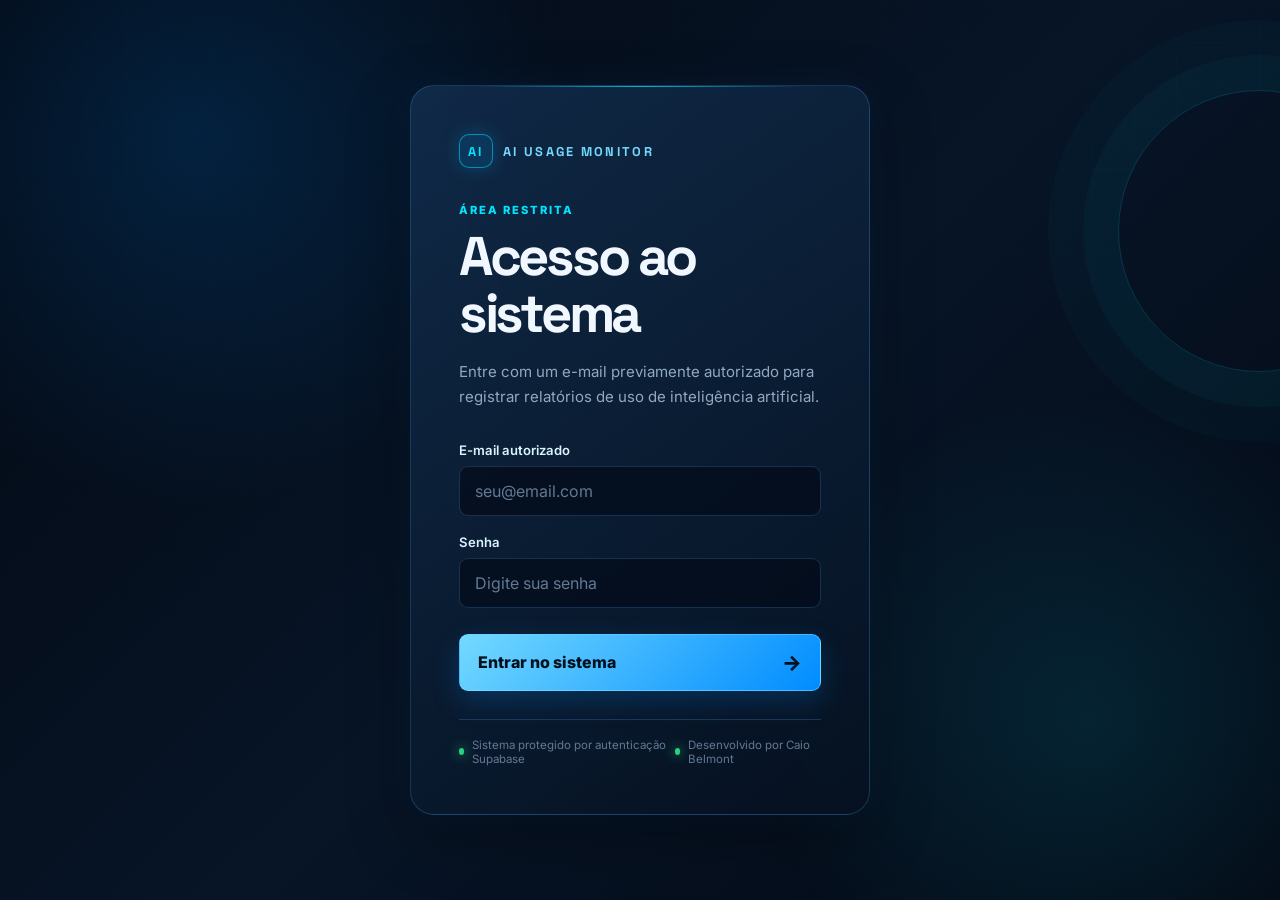
<file: index.html>
<!DOCTYPE html>
<html lang="pt-BR">
<head>
  <meta charset="UTF-8">
  <meta name="viewport" content="width=device-width, initial-scale=1.0">

  <title>Acesso | AI Usage Monitor</title>

  <link rel="icon" href="/assets/inteligencia-artificial.ico" type="image/x-icon">
  <link rel="stylesheet" href="css/global.css">
  <link rel="stylesheet" href="css/auth.css">
</head>
<body>
  <main class="auth-page">
    <section class="auth-card glass-card">
      <div class="brand">
        <span class="brand-mark">AI</span>
        AI Usage Monitor
      </div>

      <div class="auth-heading">
        <span class="eyebrow">Área restrita</span>
        <h1>Acesso ao sistema</h1>

        <p>
          Entre com um e-mail previamente autorizado para registrar
          relatórios de uso de inteligência artificial.
        </p>
      </div>

      <form id="loginForm" class="auth-form">
        <div class="field-group">
          <label for="email">E-mail autorizado</label>
          <input
            type="email"
            id="email"
            placeholder="seu@email.com"
            autocomplete="email"
            required
          >
        </div>

        <div class="field-group">
          <label for="password">Senha</label>
          <input
            type="password"
            id="password"
            placeholder="Digite sua senha"
            autocomplete="current-password"
            required
          >
        </div>

        <button class="primary-button" type="submit" id="loginButton">
          <span>Entrar no sistema</span>
          <span class="button-arrow">→</span>
        </button>

        <div id="loginMessage" class="form-message"></div>
      </form>

      <div class="auth-footer">
        <span class="status-dot"></span>
        Sistema protegido por autenticação Supabase
        <span class="status-dot"></span>
        Desenvolvido por Caio Belmont
      </div>
    </section>
  </main>

  <script type="module" src="js/auth.js"></script>
</body>
</html>
</file>
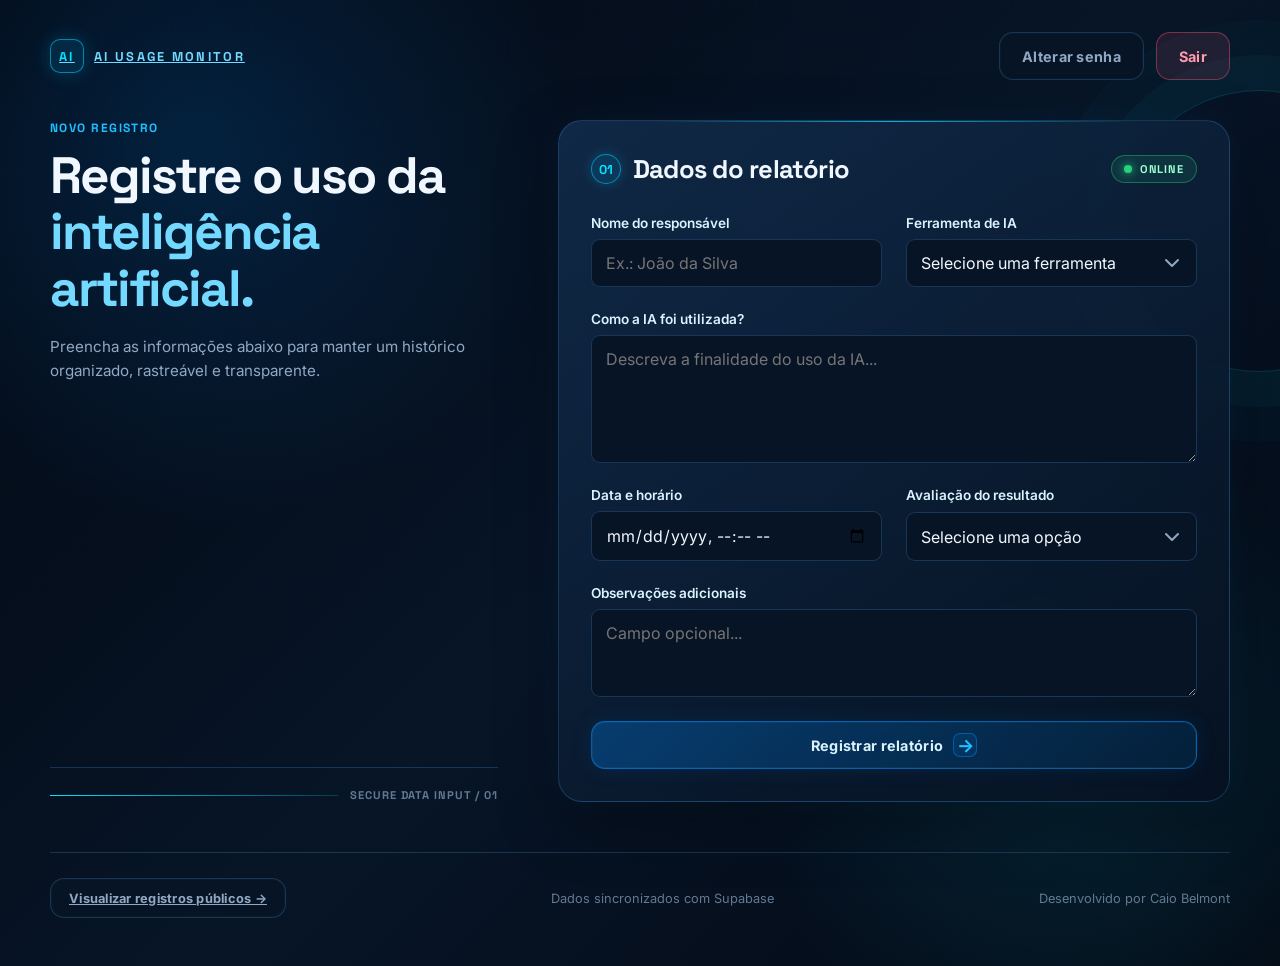
<file: formulario.html>
<!DOCTYPE html>
<html lang="pt-BR">
<head>
  <meta charset="UTF-8">
  <meta name="viewport" content="width=device-width, initial-scale=1.0">

  <title>Registrar relatório | AI Usage Monitor</title>

  <link rel="icon" href="/assets/inteligencia-artificial.ico" type="image/x-icon">
  <link rel="stylesheet" href="./css/global.css">
  <link rel="stylesheet" href="./css/formulario.css">
</head>

<body>
  <main class="page-shell">

    <header class="topbar">
      <a href="formulario.html" class="brand">
        <span class="brand-mark">AI</span>
        <span>AI Usage Monitor</span>
      </a>

      <div class="topbar-actions">
        <button
          id="changePasswordButton"
          class="secondary-button"
          type="button"
        >
          Alterar senha
        </button>

        <button
          id="logoutButton"
          class="logout-button"
          type="button"
        >
          Sair
        </button>
      </div>
    </header>

    <section class="form-layout">

      <div class="form-intro">
        <span class="eyebrow">Novo registro</span>

        <h1>
          Registre o uso da
          <span>inteligência artificial.</span>
        </h1>

        <p>
          Preencha as informações abaixo para manter um histórico
          organizado, rastreável e transparente.
        </p>

        <div class="tech-line">
          <span></span>
          <small>SECURE DATA INPUT / 01</small>
        </div>
      </div>

      <section class="report-card glass-card">

        <div class="section-header">
          <div class="section-heading">
            <span class="section-number">01</span>
            <h2>Dados do relatório</h2>
          </div>

          <span class="live-label">
            <span class="status-dot"></span>
            ONLINE
          </span>
        </div>

        <form id="reportForm" class="report-form">

          <div class="form-grid">

            <div class="field-group">
              <label for="userName">Nome do responsável</label>

              <input
                type="text"
                id="userName"
                name="userName"
                placeholder="Ex.: João da Silva"
                maxlength="100"
                required
              >
            </div>

            <div class="field-group">
              <label for="iaTool">Ferramenta de IA</label>

              <select
                id="iaTool"
                name="iaTool"
                required
              >
                <option value="">Selecione uma ferramenta</option>
                <option value="ChatGPT">ChatGPT</option>
                <option value="Gemini">Gemini</option>
                <option value="Copilot">Copilot</option>
                <option value="Claude">Claude</option>
                <option value="Deepseek">Deepseek</option>
                <option value="Lovable">Lovable</option>
                <option value="Outra">Outra (especificar nas observações)</option>
              </select>
            </div>

            <div class="field-group full-width">
              <label for="usagePurpose">Como a IA foi utilizada?</label>

              <textarea
                id="usagePurpose"
                name="usagePurpose"
                rows="5"
                placeholder="Descreva a finalidade do uso da IA..."
                maxlength="1000"
                required
              ></textarea>
            </div>

            <div class="field-group">
              <label for="usageDate">Data e horário</label>

              <input
                type="datetime-local"
                id="usageDate"
                name="usageDate"
                required
              >
            </div>

            <div class="field-group">
              <label for="resultQuality">Avaliação do resultado</label>

              <select
                id="resultQuality"
                name="resultQuality"
                required
              >
                <option value="">Selecione uma opção</option>
                <option value="Excelente">Excelente</option>
                <option value="Boa">Boa</option>
                <option value="Regular">Regular</option>
                <option value="Ruim">Ruim</option>
              </select>
            </div>

            <div class="field-group full-width">
              <label for="notes">Observações adicionais</label>

              <textarea
                id="notes"
                name="notes"
                rows="3"
                placeholder="Campo opcional..."
                maxlength="1000"
              ></textarea>
            </div>

          </div>

          <button
            id="submitButton"
            class="primary-button"
            type="submit"
          >
            <span>Registrar relatório</span>
            <span class="button-arrow">→</span>
          </button>

          <div
            id="reportMessage"
            class="form-message"
            role="alert"
          ></div>

        </form>
      </section>

    </section>

    <footer class="page-footer">
      <a href="dados.html" class="secondary-button">
        Visualizar registros públicos →
      </a>

      <span>Dados sincronizados com Supabase</span>
      <Span>Desenvolvido por Caio Belmont</Span>
    </footer>

  </main>

  <!-- Modal de alteração de senha -->
  <div
    id="passwordModal"
    class="modal"
    aria-hidden="true"
  >
    <div
      class="modal-content glass-card"
      role="dialog"
      aria-modal="true"
      aria-labelledby="passwordModalTitle"
    >
      <div class="modal-header">
        <div>
          <span class="eyebrow">Segurança da conta</span>
          <h2 id="passwordModalTitle">Alterar senha</h2>
        </div>

        <button
          id="closeModalButton"
          class="close-button"
          type="button"
          aria-label="Fechar janela"
        >
          ×
        </button>
      </div>

      <form id="changePasswordForm">

        <div class="field-group">
          <label for="newPassword">Nova senha</label>

          <input
            type="password"
            id="newPassword"
            placeholder="Digite a nova senha"
            minlength="6"
            autocomplete="new-password"
            required
          >

          <small class="field-hint">
            A senha deve ter pelo menos 6 caracteres.
          </small>
        </div>

        <div class="field-group">
          <label for="confirmPassword">Confirmar nova senha</label>

          <input
            type="password"
            id="confirmPassword"
            placeholder="Digite a senha novamente"
            minlength="6"
            autocomplete="new-password"
            required
          >
        </div>

        <button
          id="updatePasswordButton"
          class="primary-button"
          type="submit"
        >
          <span>Atualizar senha</span>
          <span class="button-arrow">→</span>
        </button>

        <div
          id="passwordMessage"
          class="form-message"
          role="alert"
        ></div>

      </form>
    </div>
  </div>

  <script type="module" src="./js/formulario.js"></script>
  <script type="module" src="./js/changePassword.js"></script>
</body>
</html>
</file>
<file: css/global.css>
@import url("https://fonts.googleapis.com/css2?family=Inter:wght@400;500;600;700;800&family=Space+Grotesk:wght@400;500;600;700&display=swap");

:root {
  --bg-primary: #050b16;
  --bg-secondary: #081525;
  --bg-card: rgba(10, 24, 44, 0.86);
  --bg-input: #071426;

  --blue-100: #d9f3ff;
  --blue-300: #73d9ff;
  --blue-400: #20bfff;
  --blue-500: #008cff;
  --blue-600: #0064d8;

  --cyan: #00e5ff;
  --green: #28d17c;
  --yellow: #ffc857;
  --red: #ff5577;

  --text-primary: #f1f7ff;
  --text-secondary: #91a8c2;
  --text-muted: #627993;

  --border: rgba(89, 172, 255, 0.22);
  --border-strong: rgba(0, 212, 255, 0.55);

  --shadow-card:
    0 20px 60px rgba(0, 0, 0, 0.35),
    0 0 35px rgba(0, 153, 255, 0.08);

  --radius-lg: 24px;
  --radius-md: 14px;
  --radius-sm: 9px;
}

* {
  box-sizing: border-box;
}

html {
  min-height: 100%;
  scroll-behavior: smooth;
}

body {
  min-width: 320px;
  min-height: 100vh;
  margin: 0;

  color: var(--text-primary);
  background:
    radial-gradient(
      circle at 15% 15%,
      rgba(0, 140, 255, 0.17),
      transparent 28%
    ),
    radial-gradient(
      circle at 85% 80%,
      rgba(0, 229, 255, 0.1),
      transparent 25%
    ),
    linear-gradient(135deg, #030812 0%, #071527 52%, #040914 100%);

  font-family: "Inter", sans-serif;
}

body::before {
  position: fixed;
  z-index: -1;
  inset: 0;

  content: "";

  opacity: 0.45;
  pointer-events: none;

  background-image:
    linear-gradient(rgba(54, 155, 255, 0.045) 1px, transparent 1px),
    linear-gradient(90deg, rgba(54, 155, 255, 0.045) 1px, transparent 1px);

  background-size: 42px 42px;
  mask-image: linear-gradient(to bottom, black, transparent 90%);
}

body::after {
  position: fixed;
  z-index: -1;
  top: 10%;
  right: -120px;

  width: 280px;
  height: 280px;

  content: "";
  pointer-events: none;

  border: 1px solid rgba(0, 229, 255, 0.18);
  border-radius: 50%;
  box-shadow:
    0 0 0 35px rgba(0, 229, 255, 0.035),
    0 0 0 70px rgba(0, 229, 255, 0.025);

  animation: pulseCircle 7s ease-in-out infinite;
}

button,
input,
textarea,
select {
  font: inherit;
}

button,
a {
  -webkit-tap-highlight-color: transparent;
}

button {
  border: 0;
}

a {
  color: inherit;
}

.page-shell {
  width: min(100% - 32px, 1180px);
  margin: 0 auto;
  padding: 40px 0 60px;
}

.glass-card {
  position: relative;

  overflow: hidden;

  border: 1px solid var(--border);
  border-radius: var(--radius-lg);
  background:
    linear-gradient(
      145deg,
      rgba(18, 45, 77, 0.85),
      rgba(6, 17, 32, 0.9)
    );
  box-shadow: var(--shadow-card);
  backdrop-filter: blur(18px);
}

.glass-card::before {
  position: absolute;
  top: 0;
  left: 14%;

  width: 72%;
  height: 1px;

  content: "";

  background: linear-gradient(
    90deg,
    transparent,
    var(--cyan),
    transparent
  );

  opacity: 0.75;
}

.brand {
  display: inline-flex;
  align-items: center;
  gap: 10px;

  margin-bottom: 30px;

  color: var(--blue-300);
  font-family: "Space Grotesk", sans-serif;
  font-size: 0.8rem;
  font-weight: 700;
  letter-spacing: 0.18em;
  text-transform: uppercase;
}

.brand-mark {
  display: grid;
  width: 34px;
  height: 34px;
  place-items: center;

  border: 1px solid var(--border-strong);
  border-radius: 10px;

  color: var(--cyan);
  background: rgba(0, 180, 255, 0.12);
  box-shadow: 0 0 18px rgba(0, 207, 255, 0.22);
}

h1,
h2,
h3 {
  margin: 0;
  color: var(--text-primary);
  font-family: "Space Grotesk", sans-serif;
}

h1 {
  font-size: clamp(2rem, 5vw, 3.4rem);
  line-height: 1.05;
  letter-spacing: -0.06em;
}

h2 {
  font-size: clamp(1.5rem, 3vw, 2.2rem);
}

p {
  color: var(--text-secondary);
}

.subtitle {
  max-width: 650px;
  margin: 14px 0 0;

  color: var(--text-secondary);
  line-height: 1.7;
}

.form-message {
  display: none;

  margin-top: 18px;
  padding: 14px 16px;

  border: 1px solid;
  border-radius: var(--radius-sm);

  font-size: 0.92rem;
  line-height: 1.5;
}

.form-message.visible {
  display: block;
}

.form-message.success {
  border-color: rgba(40, 209, 124, 0.5);
  color: #9dffd0;
  background: rgba(40, 209, 124, 0.11);
}

.form-message.error {
  border-color: rgba(255, 85, 119, 0.5);
  color: #ffb3c2;
  background: rgba(255, 85, 119, 0.11);
}

.form-message.info {
  border-color: rgba(32, 191, 255, 0.5);
  color: var(--blue-300);
  background: rgba(32, 191, 255, 0.11);
}

@keyframes pulseCircle {
  0%,
  100% {
    transform: scale(0.96);
    opacity: 0.55;
  }

  50% {
    transform: scale(1);
    opacity: 0.7;
  }
}

@media (max-width: 768px) {
  body::after {
    width: 200px;
    height: 200px;
    right: -80px;
  }

  .page-shell {
    padding: 30px 0 40px;
  }

  .brand {
    margin-bottom: 20px;
  }

  h1 {
    font-size: clamp(1.8rem, 4.5vw, 2.8rem);
  }

  .subtitle {
    margin-top: 10px;
    font-size: 0.95rem;
  }
}
</file>
<file: css/auth.css>
.auth-page {
  display: grid;
  min-height: 100vh;
  padding: 24px;
  place-items: center;
}

.auth-card {
  width: min(100%, 460px);
  padding: clamp(26px, 6vw, 48px);
}

.auth-heading {
  margin-bottom: 32px;
}

.auth-heading h1 {
  margin-top: 10px;
}

.auth-heading p {
  margin: 16px 0 0;
  font-size: 0.94rem;
  line-height: 1.7;
}

.eyebrow {
  color: var(--cyan);
  font-size: 0.7rem;
  font-weight: 800;
  letter-spacing: 0.18em;
  text-transform: uppercase;
}

.auth-form {
  display: grid;
  gap: 18px;
}

.field-group {
  display: grid;
  gap: 8px;
}

.field-group label {
  color: var(--blue-100);
  font-size: 0.82rem;
  font-weight: 600;
}

.field-group input,
.field-group textarea,
.field-group select {
  width: 100%;
  padding: 14px 15px;

  outline: none;
  border: 1px solid var(--border);
  border-radius: var(--radius-sm);

  color: var(--text-primary);
  background: rgba(3, 12, 25, 0.72);

  transition:
    border-color 0.2s ease,
    box-shadow 0.2s ease,
    background 0.2s ease;
}

.field-group input::placeholder {
  color: var(--text-muted);
}

.field-group input:focus,
.field-group textarea:focus,
.field-group select:focus {
  border-color: var(--blue-400);
  background: rgba(4, 20, 39, 0.95);
  box-shadow:
    0 0 0 3px rgba(0, 140, 255, 0.14),
    0 0 20px rgba(0, 181, 255, 0.08);
}

.primary-button {
  display: flex;
  align-items: center;
  justify-content: space-between;
  gap: 16px;

  width: 100%;
  margin-top: 8px;
  padding: 15px 18px;

  cursor: pointer;
  border: 1px solid rgba(115, 217, 255, 0.55);
  border-radius: var(--radius-sm);

  color: #00101d;
  background: linear-gradient(135deg, var(--blue-300), var(--blue-500));
  box-shadow: 0 10px 28px rgba(0, 140, 255, 0.22);

  font-weight: 800;

  transition:
    transform 0.2s ease,
    box-shadow 0.2s ease,
    filter 0.2s ease;
}

.primary-button:hover {
  transform: translateY(-2px);
  filter: brightness(1.08);
  box-shadow: 0 14px 32px rgba(0, 174, 255, 0.35);
}

.primary-button:disabled {
  cursor: wait;
  opacity: 0.65;
  transform: none;
}

.button-arrow {
  font-size: 1.3rem;
}

.auth-footer {
  display: flex;
  align-items: center;
  gap: 8px;

  margin-top: 28px;
  padding-top: 18px;

  border-top: 1px solid var(--border);

  color: var(--text-muted);
  font-size: 0.72rem;
}

.status-dot {
  width: 7px;
  height: 7px;

  border-radius: 50%;
  background: var(--green);
  box-shadow: 0 0 12px var(--green);
}
</file>
<file: css/formulario.css>
/* ================================
   LAYOUT PRINCIPAL
================================ */

.page-shell {
  width: min(100% - 40px, 1180px);
  margin: 0 auto;
  padding: 32px 0 48px;
}

.topbar {
  display: flex;
  align-items: center;
  justify-content: space-between;
  gap: 20px;

  margin-bottom: 40px;
}

.topbar .brand {
  margin-bottom: 0;
}

.topbar-actions {
  display: flex;
  align-items: center;
  gap: 12px;
}

.form-layout {
  display: grid;
  grid-template-columns: 0.8fr 1.2fr;
  gap: 60px;
}

.form-intro {
  position: relative;
  padding-right: 20px;
}

.form-intro h1 {
  margin-top: 12px;
  font-size: clamp(2.2rem, 4.5vw, 3.2rem);
  line-height: 1.1;
  letter-spacing: -0.04em;
}

.form-intro h1 span {
  color: var(--blue-300);
}

.form-intro p {
  margin-top: 18px;
  font-size: 0.95rem;
  line-height: 1.6;
}

.eyebrow {
  display: block;
  color: var(--blue-400);
  font-family: "Space Grotesk", sans-serif;
  font-size: 0.75rem;
  font-weight: 700;
  letter-spacing: 0.12em;
  text-transform: uppercase;
}

.tech-line {
  position: absolute;
  bottom: 0;
  left: 0;

  display: flex;
  align-items: center;
  gap: 12px;

  width: 100%;
  padding-top: 20px;

  border-top: 1px solid var(--border);
}

.tech-line span {
  flex-grow: 1;
  height: 1px;
  background: linear-gradient(
    90deg,
    var(--cyan),
    rgba(0, 229, 255, 0.2)
  );
}

.tech-line small {
  color: var(--text-muted);
  font-family: "Space Grotesk", sans-serif;
  font-size: 0.7rem;
  font-weight: 700;
  letter-spacing: 0.08em;
  white-space: nowrap;
}

.report-card {
  padding: 32px;
}

.section-header {
  display: flex;
  align-items: center;
  justify-content: space-between;
  gap: 20px;

  margin-bottom: 30px;
}

.section-heading {
  display: flex;
  align-items: center;
  gap: 12px;
}

.section-number {
  display: grid;
  width: 30px;
  height: 30px;
  place-items: center;

  border: 1px solid var(--border-strong);
  border-radius: 50%;

  color: var(--cyan);
  background: rgba(0, 180, 255, 0.12);
  box-shadow: 0 0 12px rgba(0, 207, 255, 0.22);

  font-family: "Space Grotesk", sans-serif;
  font-size: 0.8rem;
  font-weight: 700;
}

.section-header h2 {
  font-size: 1.6rem;
  letter-spacing: -0.03em;
}

.live-label {
  display: inline-flex;
  align-items: center;
  gap: 8px;

  padding: 6px 12px;

  border: 1px solid rgba(40, 209, 124, 0.4);
  border-radius: 999px;

  color: #9dffd0;
  background: rgba(40, 209, 124, 0.11);

  font-family: "Space Grotesk", sans-serif;
  font-size: 0.7rem;
  font-weight: 700;
  letter-spacing: 0.08em;
}

.status-dot {
  width: 8px;
  height: 8px;

  border-radius: 50%;
  background: var(--green);
  box-shadow: 0 0 8px var(--green);
}

.report-form {
  display: grid;
  gap: 24px;
}

.form-grid {
  display: grid;
  grid-template-columns: repeat(auto-fit, minmax(280px, 1fr));
  gap: 24px;
}

.field-group {
  display: grid;
  gap: 8px;
}

.field-group.full-width {
  grid-column: 1 / -1;
}

.field-group label {
  color: var(--blue-100);
  font-size: 0.85rem;
  font-weight: 600;
}

.field-group input,
.field-group textarea,
.field-group select {
  width: 100%;
  padding: 13px 14px;

  outline: none;
  border: 1px solid var(--border);
  border-radius: var(--radius-sm);

  color: var(--text-primary);
  background: var(--bg-input);

  transition:
    border-color 0.2s ease,
    box-shadow 0.2s ease;
}

.field-group input:focus,
.field-group textarea:focus,
.field-group select:focus {
  border-color: var(--blue-400);
  box-shadow: 0 0 0 3px rgba(0, 140, 255, 0.15);
}

.field-group textarea {
  resize: vertical;
  min-height: 80px;
}

.field-group select {
  appearance: none;
  background-image: url("data:image/svg+xml,%3Csvg xmlns='http://www.w3.org/2000/svg' width='24' height='24' viewBox='0 0 24 24' fill='none' stroke='%2391a8c2' stroke-width='2' stroke-linecap='round' stroke-linejoin='round'%3E%3Cpolyline points='6 9 12 15 18 9'%3E%3C/polyline%3E%3C/svg%3E");
  background-repeat: no-repeat;
  background-position: right 12px center;
  padding-right: 35px;
}

.field-hint {
  color: var(--text-muted);
  font-size: 0.78rem;
}

.primary-button,
.secondary-button,
.logout-button {
  position: relative;

  display: inline-flex;
  align-items: center;
  justify-content: center;
  gap: 10px;

  min-height: 48px;
  padding: 0 22px;

  cursor: pointer;
  overflow: hidden;

  border-radius: var(--radius-md);

  font-size: 0.9rem;
  font-weight: 700;
  letter-spacing: 0.02em;
  white-space: nowrap;

  transition:
    transform 0.25s ease,
    border-color 0.25s ease,
    background 0.25s ease,
    box-shadow 0.25s ease;
}

.primary-button {
  border: 1px solid rgba(0, 140, 255, 0.55);
  color: var(--blue-100);
  background:
    linear-gradient(
      135deg,
      rgba(0, 140, 255, 0.3),
      rgba(0, 70, 128, 0.25)
    );
  box-shadow:
    inset 0 0 0 1px rgba(255, 255, 255, 0.04),
    0 0 22px rgba(0, 140, 255, 0.1);
}

.primary-button:hover {
  transform: translateY(-3px);
  border-color: var(--blue-400);
  background:
    linear-gradient(
      135deg,
      rgba(0, 140, 255, 0.42),
      rgba(0, 70, 128, 0.35)
    );
  box-shadow:
    0 8px 25px rgba(0, 119, 255, 0.2),
    0 0 26px rgba(0, 140, 255, 0.18);
}

.primary-button:active {
  transform: translateY(-1px);
}

.primary-button:disabled {
  cursor: wait;
  opacity: 0.6;
  transform: none;
}

.primary-button .button-arrow {
  display: grid;
  width: 24px;
  height: 24px;
  place-items: center;

  border: 1px solid rgba(0, 140, 255, 0.45);
  border-radius: 7px;

  color: var(--blue-400);
  background: rgba(0, 140, 255, 0.09);

  font-size: 1.15rem;
  line-height: 1;
}

.secondary-button {
  border: 1px solid var(--border);
  color: var(--text-secondary);
  background: var(--bg-input);
  box-shadow: inset 0 0 0 1px rgba(255, 255, 255, 0.02);
}

.secondary-button:hover {
  transform: translateY(-3px);
  border-color: var(--blue-500);
  color: var(--blue-300);
  background: rgba(0, 140, 255, 0.08);
  box-shadow:
    0 8px 25px rgba(0, 119, 255, 0.1),
    0 0 18px rgba(0, 140, 255, 0.08);
}

.secondary-button:active {
  transform: translateY(-1px);
}

.logout-button {
  border: 1px solid rgba(255, 85, 119, 0.4);
  color: #ff9caf;
  background: rgba(255, 85, 119, 0.11);
}

.logout-button:hover {
  transform: translateY(-3px);
  border-color: var(--red);
  color: var(--red);
  background: rgba(255, 85, 119, 0.2);
  box-shadow:
    0 8px 25px rgba(255, 85, 119, 0.1),
    0 0 18px rgba(255, 85, 119, 0.08);
}

.page-footer {
  display: flex;
  align-items: center;
  justify-content: space-between;
  gap: 20px;

  margin-top: 50px;
  padding-top: 25px;

  border-top: 1px solid var(--border);

  color: var(--text-muted);
  font-size: 0.8rem;
}

.page-footer .secondary-button {
  min-height: 40px;
  padding: 0 18px;
  font-size: 0.8rem;
}

/* ================================
   MODAL DE ALTERAÇÃO DE SENHA
================================ */

.modal {
  position: fixed;
  z-index: 1000;
  inset: 0;

  display: none;
  align-items: center;
  justify-content: center;

  padding: 20px;
  background: rgba(1, 7, 16, 0.82);
  backdrop-filter: blur(8px);
}

.modal.visible {
  display: flex;
}

.modal-content {
  width: min(100%, 500px);
  padding: 32px;

  border: 1px solid var(--border-strong);
  border-radius: var(--radius-lg);

  background:
    linear-gradient(
      145deg,
      rgba(15, 43, 75, 0.98),
      rgba(4, 15, 30, 0.98)
    );

  box-shadow:
    0 25px 80px rgba(0, 0, 0, 0.6),
    0 0 35px rgba(0, 174, 255, 0.2);
}

.modal-header {
  display: flex;
  align-items: center;
  justify-content: space-between;
  gap: 20px;

  margin-bottom: 28px;
}

.modal-header h2 {
  margin: 0;
  color: var(--blue-300);
  font-size: 1.8rem;
}

.close-button {
  padding: 0;

  cursor: pointer;
  color: var(--text-muted);
  background: transparent;

  font-size: 2rem;
  line-height: 1;
}

.close-button:hover {
  color: var(--cyan);
}

#changePasswordForm {
  display: grid;
  gap: 18px;
}

#changePasswordForm .field-group {
  display: grid;
  gap: 8px;
}

#changePasswordForm label {
  color: var(--blue-100);
  font-size: 0.85rem;
  font-weight: 600;
}

#changePasswordForm input {
  width: 100%;
  padding: 13px 14px;

  outline: none;
  border: 1px solid var(--border);
  border-radius: var(--radius-sm);

  color: var(--text-primary);
  background: var(--bg-input);
}

#changePasswordForm input:focus {
  border-color: var(--blue-400);
  box-shadow: 0 0 0 3px rgba(0, 140, 255, 0.15);
}

@media (max-width: 900px) {
  .form-layout {
    grid-template-columns: 1fr;
    gap: 40px;
  }

  .form-intro {
    padding-right: 0;
  }

  .tech-line {
    position: static;
    margin-top: 30px;
    padding-top: 20px;
  }
}

@media (max-width: 600px) {
  .page-shell {
    padding: 25px 0 35px;
  }

  .topbar {
    flex-direction: column;
    align-items: flex-start;
    gap: 15px;
    margin-bottom: 30px;
  }

  .topbar-actions {
    width: 100%;
    justify-content: space-between;
  }

  .topbar-actions button {
    flex-grow: 1;
  }

  .report-card {
    padding: 25px;
  }

  .section-header {
    flex-direction: column;
    align-items: flex-start;
    gap: 15px;
    margin-bottom: 25px;
  }

  .section-header h2 {
    font-size: 1.4rem;
  }

  .form-grid {
    gap: 20px;
  }

  .primary-button,
  .secondary-button,
  .logout-button {
    width: 100%;
  }

  .page-footer {
    flex-direction: column;
    align-items: flex-start;
    gap: 15px;
    margin-top: 40px;
    padding-top: 20px;
  }

  .modal-content {
    padding: 24px;
  }

  .modal-header h2 {
    font-size: 1.5rem;
  }
}
</file>
